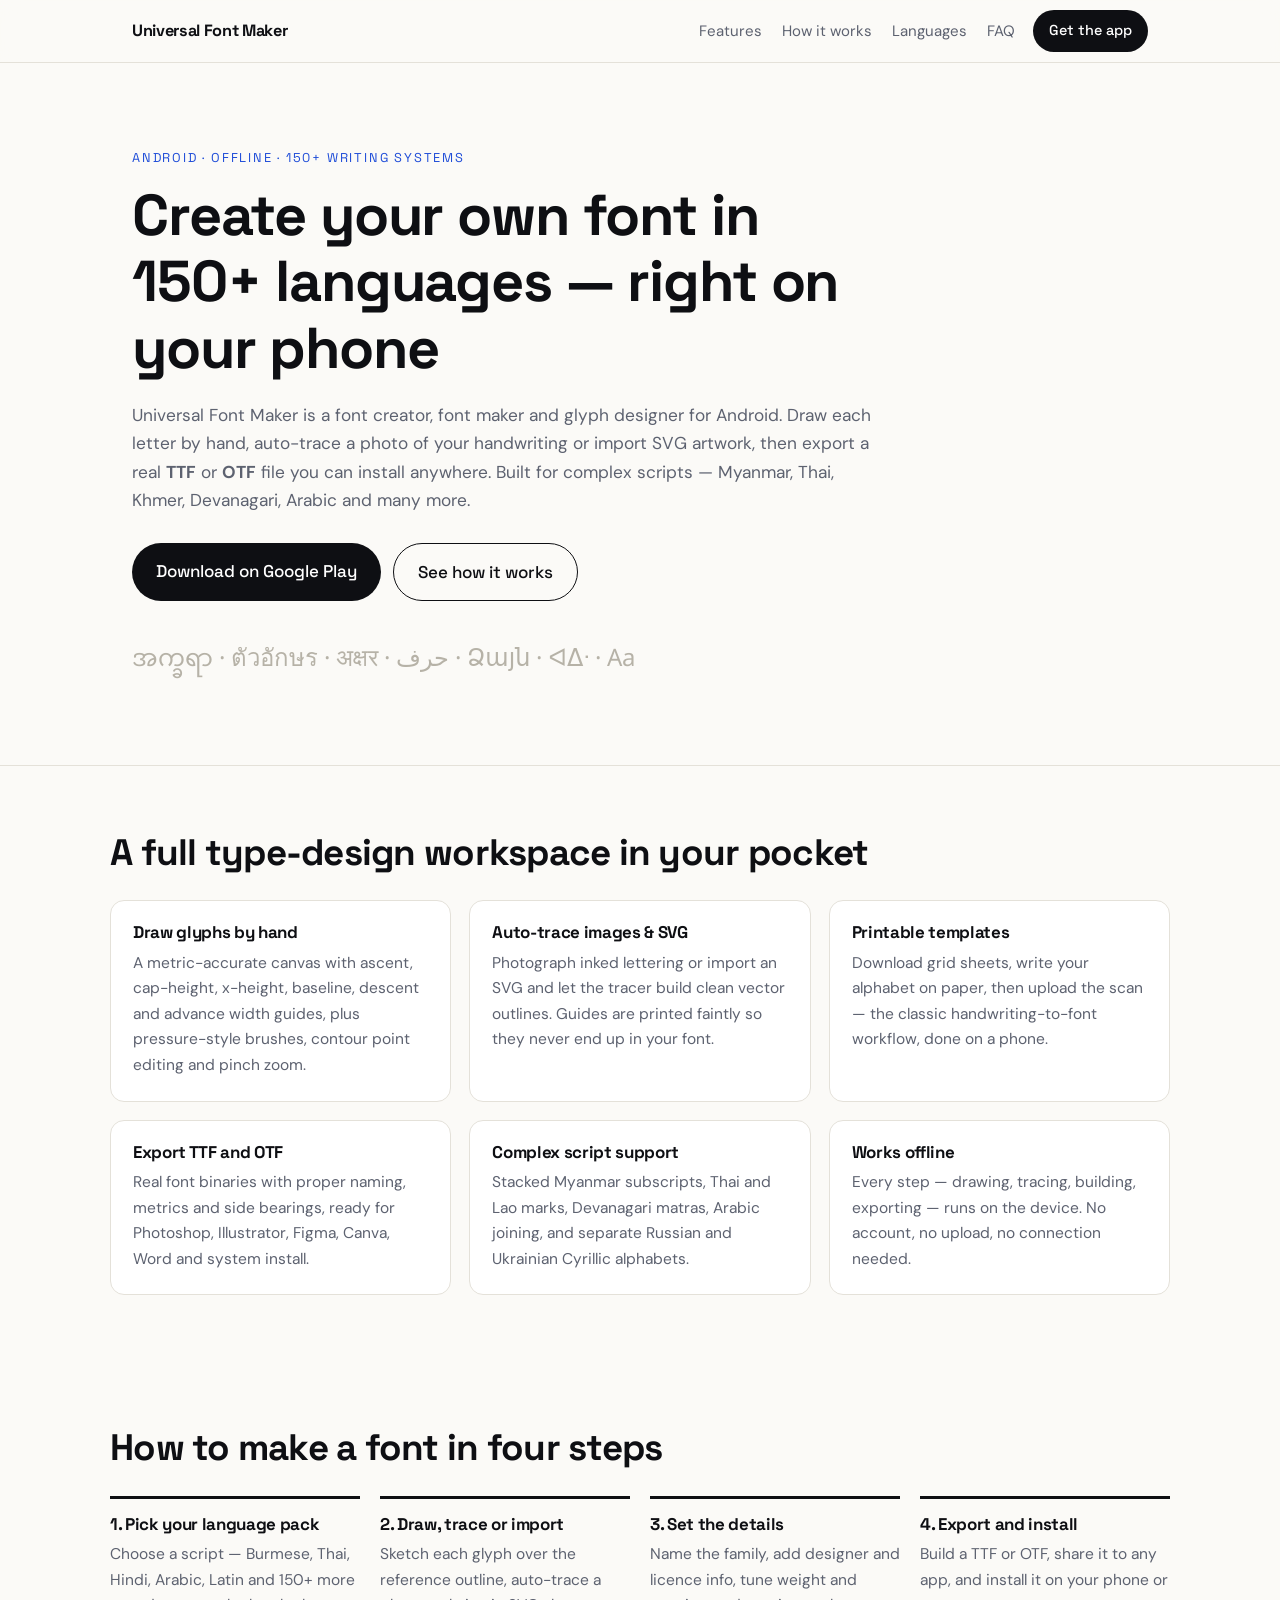
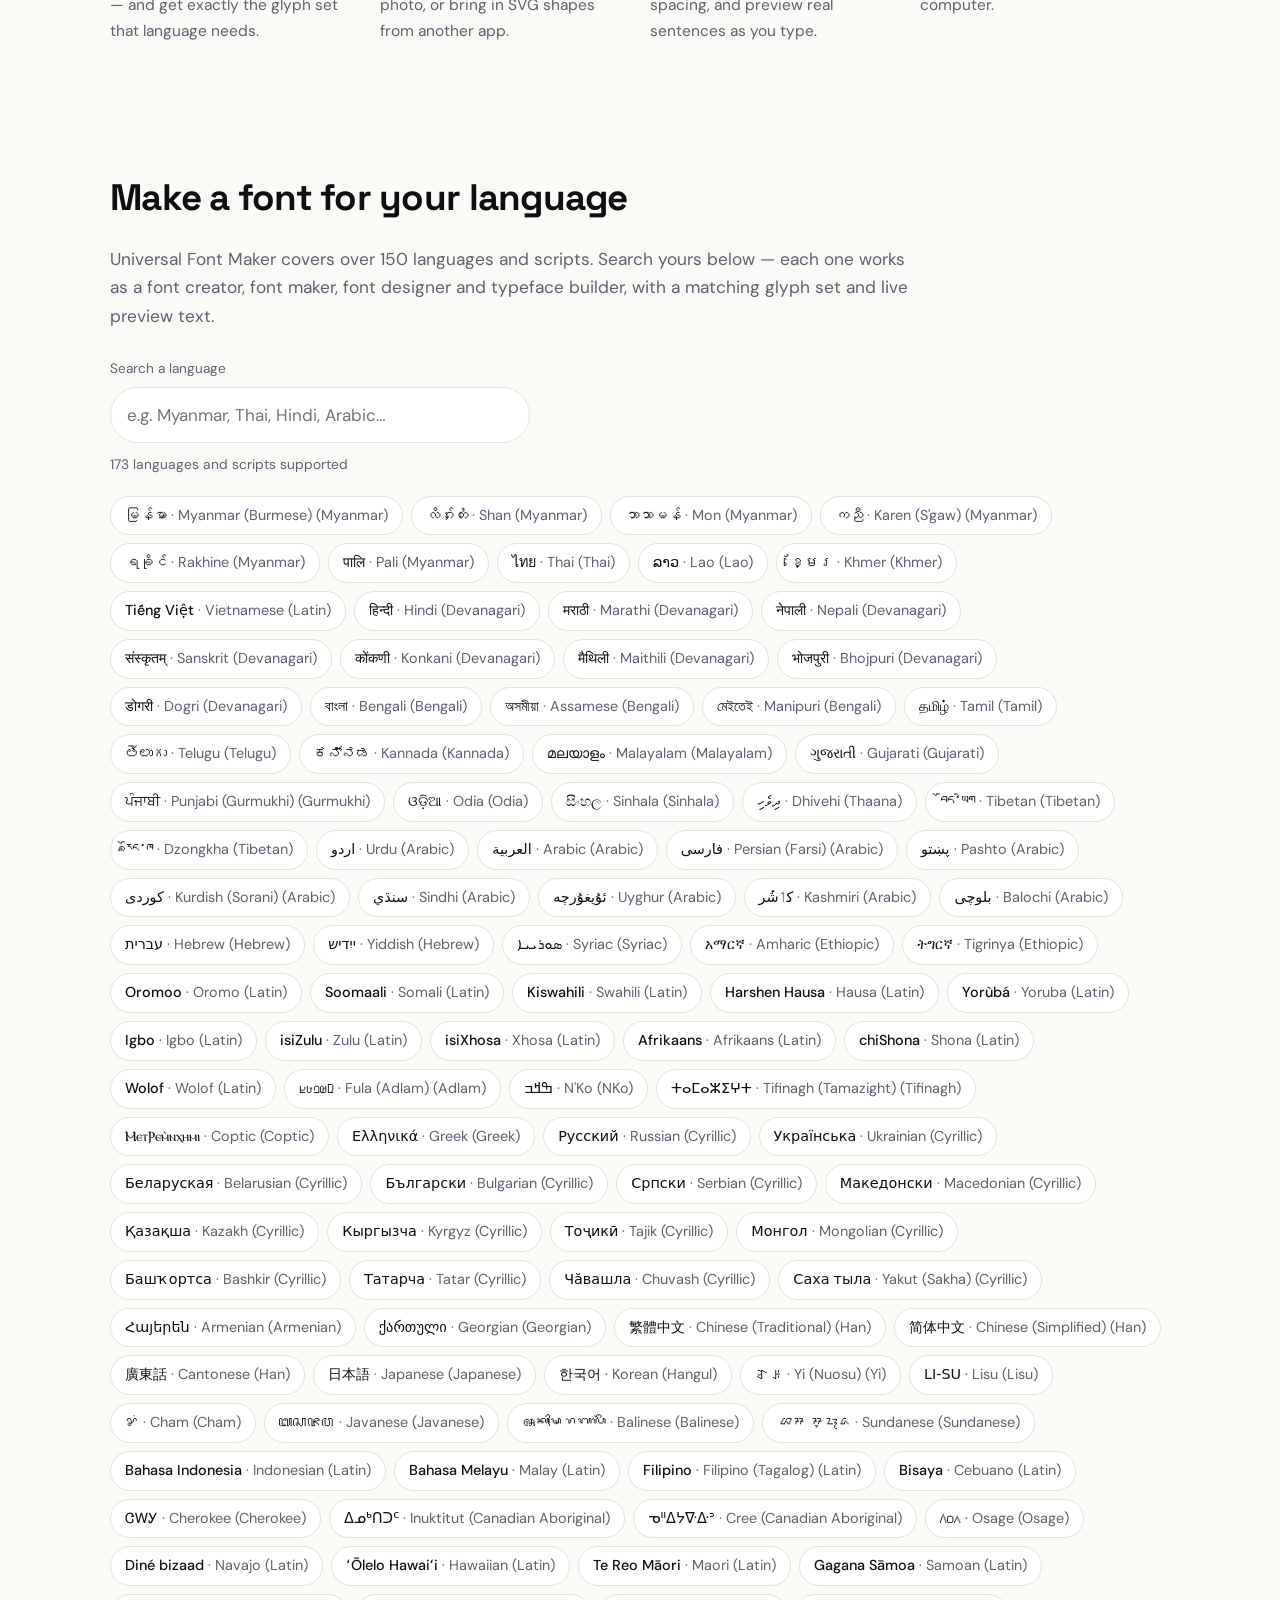
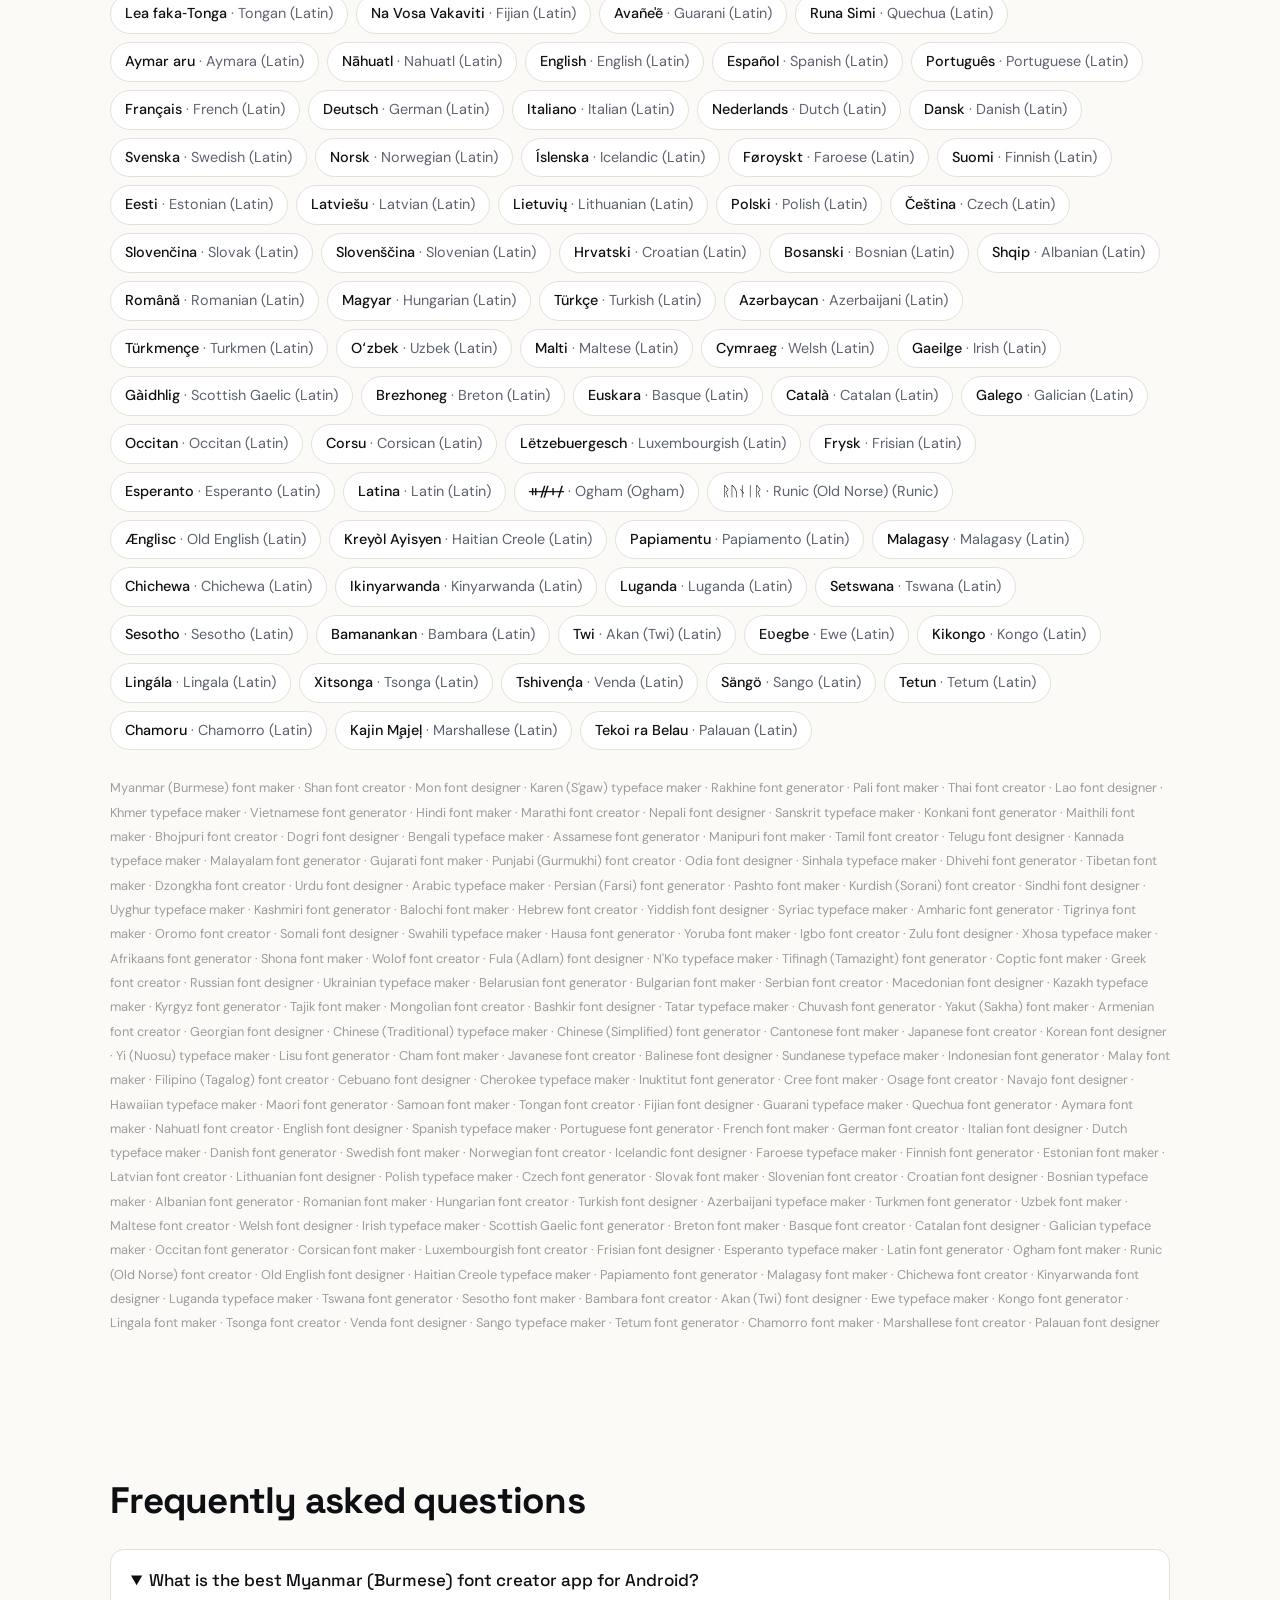
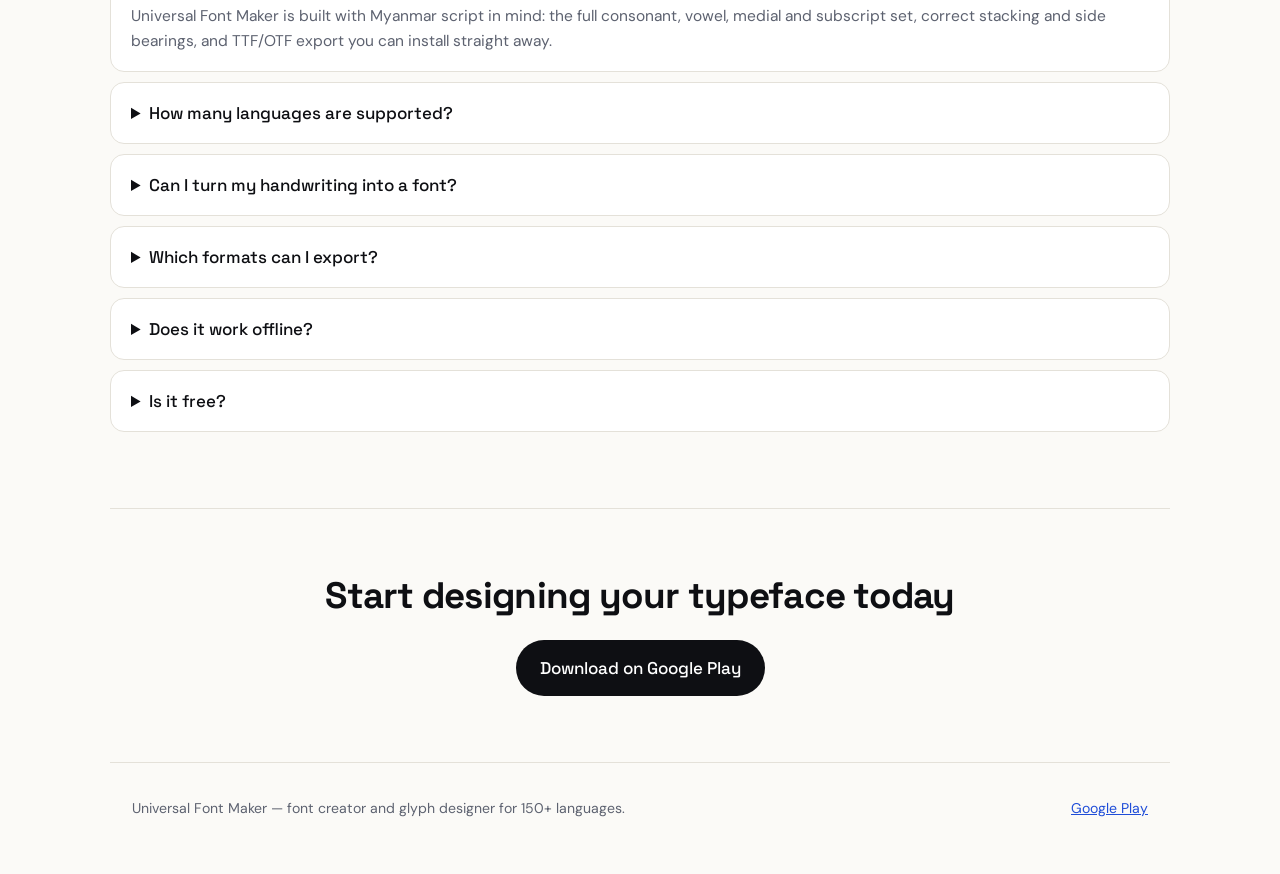
<file: index.html>
<!DOCTYPE html>
<html lang="en">
<head>
<meta charset="utf-8" />
<meta name="viewport" content="width=device-width, initial-scale=1" />
<title>Universal Font Maker — Create Fonts in 150+ Languages on Android</title>
<meta name="description" content="Universal Font Maker is an Android font creator for 150+ languages and scripts. Draw or trace glyphs by hand, auto-trace images and SVGs, then export real TTF and OTF font files offline." />
<link rel="canonical" href="https://universalfontmaker.github.io/" />
<meta name="robots" content="index, follow, max-image-preview:large, max-snippet:-1" />
<meta name="keywords" content="font maker, font creator, font designer app, Myanmar font creator, Burmese font maker, Zawgyi Unicode font designer, Thai font maker, Hindi font creator, Arabic font designer, TTF maker, OTF creator, handwriting to font, Android font app" />

<meta property="og:type" content="website" />
<meta property="og:site_name" content="Universal Font Maker" />
<meta property="og:title" content="Universal Font Maker — Create Fonts in 150+ Languages on Android" />
<meta property="og:description" content="Draw, trace or import glyphs and export real TTF and OTF fonts. Supports Myanmar, Thai, Hindi, Arabic, Chinese and 150+ more scripts. Works offline." />
<meta property="og:url" content="https://universalfontmaker.github.io/" />
<meta name="twitter:card" content="summary_large_image" />
<meta name="twitter:title" content="Universal Font Maker — Create Fonts in 150+ Languages" />
<meta name="twitter:description" content="Android font creator for 150+ languages. Draw glyphs, auto-trace artwork, export TTF and OTF offline." />

<link rel="preconnect" href="https://fonts.googleapis.com" />
<link rel="preconnect" href="https://fonts.gstatic.com" crossorigin />
<link href="https://fonts.googleapis.com/css2?family=Space+Grotesk:wght@500;700&family=DM+Sans:wght@400;500&family=Noto+Sans+Myanmar:wght@400;700&display=swap" rel="stylesheet" />
<link rel="stylesheet" href="styles.css" />

<script type="application/ld+json">
{
  "@context": "https://schema.org",
  "@graph": [
    {
      "@type": "SoftwareApplication",
      "name": "Universal Font Maker",
      "alternateName": ["Font Maker", "Font Creator", "Myanmar Font Creator"],
      "operatingSystem": "Android",
      "applicationCategory": "DesignApplication",
      "url": "https://universalfontmaker.github.io/",
      "installUrl": "https://play.google.com/store/apps/details?id=com.cstmpj.two",
      "downloadUrl": "https://play.google.com/store/apps/details?id=com.cstmpj.two",
      "description": "Android app to design and build fonts for 150+ languages and scripts. Draw glyphs by hand, auto-trace images or SVG artwork, and export TTF and OTF font files offline.",
      "featureList": [
        "Draw glyphs by hand on a metric-accurate canvas",
        "Auto-trace scanned handwriting, images and SVG files",
        "Printable grid templates for offline drawing",
        "Export TTF and OTF font files",
        "Supports 150+ languages and writing systems",
        "Works fully offline on the device"
      ]
    },
    {
      "@type": "WebSite",
      "name": "Universal Font Maker",
      "url": "https://universalfontmaker.github.io/",
      "inLanguage": "en"
    },
    {
      "@type": "FAQPage",
      "mainEntity": [
        {
          "@type": "Question",
          "name": "What is the best Myanmar (Burmese) font creator app for Android?",
          "acceptedAnswer": {
            "@type": "Answer",
            "text": "Universal Font Maker is an Android font creator built with Myanmar script in mind. It includes the full Burmese consonant, vowel, medial and subscript set with correct stacking, and exports ready-to-install TTF and OTF files."
          }
        },
        {
          "@type": "Question",
          "name": "How many languages does Universal Font Maker support?",
          "acceptedAnswer": {
            "@type": "Answer",
            "text": "More than 150 languages and writing systems, including Myanmar, Thai, Lao, Khmer, Hindi, Bengali, Tamil, Telugu, Kannada, Malayalam, Gujarati, Punjabi, Sinhala, Arabic, Hebrew, Greek, Cyrillic (Russian and Ukrainian as separate alphabets), Armenian, Georgian, Amharic, Chinese, Japanese, Korean and the full Latin set."
          }
        },
        {
          "@type": "Question",
          "name": "Can I turn my handwriting into a font?",
          "acceptedAnswer": {
            "@type": "Answer",
            "text": "Yes. Print a grid template, write each letter by hand, photograph or scan the sheet, then import it. The auto-tracer converts the strokes into vector outlines you can refine before exporting a font file."
          }
        },
        {
          "@type": "Question",
          "name": "What file formats can I export?",
          "acceptedAnswer": {
            "@type": "Answer",
            "text": "TTF and OTF font files, which install on Android, Windows, macOS and Linux and work in design software such as Photoshop, Illustrator, Figma, Canva and Microsoft Word."
          }
        },
        {
          "@type": "Question",
          "name": "Does it need an internet connection?",
          "acceptedAnswer": {
            "@type": "Answer",
            "text": "No. Drawing, tracing and font building all run on the device, so you can create and export fonts fully offline."
          }
        },
        {
          "@type": "Question",
          "name": "Is Universal Font Maker free?",
          "acceptedAnswer": {
            "@type": "Answer",
            "text": "The app is free to download from Google Play and includes the drawing, tracing and export workflow. Some advanced tools are offered as an optional upgrade inside the app."
          }
        }
      ]
    }
  ]
}
</script>
</head>
<body>
<a class="skip" href="#main">Skip to content</a>

<header class="nav">
  <div class="wrap nav-in">
    <span class="brand">Universal&nbsp;Font&nbsp;Maker</span>
    <nav aria-label="Primary">
      <a href="#features">Features</a>
      <a href="#how">How it works</a>
      <a href="#languages">Languages</a>
      <a href="#faq">FAQ</a>
    </nav>
    <a class="btn btn-sm" href="https://play.google.com/store/apps/details?id=com.cstmpj.two" rel="noopener">Get the app</a>
  </div>
</header>

<main id="main">

  <section class="hero">
    <div class="wrap">
      <p class="eyebrow">Android · Offline · 150+ writing systems</p>
      <h1>Create your own font in 150+ languages — right on your phone</h1>
      <p class="lede">
        Universal Font Maker is a font creator, font maker and glyph designer for Android.
        Draw each letter by hand, auto-trace a photo of your handwriting or import SVG artwork,
        then export a real <strong>TTF</strong> or <strong>OTF</strong> file you can install anywhere.
        Built for complex scripts — Myanmar, Thai, Khmer, Devanagari, Arabic and many more.
      </p>
      <div class="cta">
        <a class="btn" href="https://play.google.com/store/apps/details?id=com.cstmpj.two" rel="noopener">Download on Google Play</a>
        <a class="btn btn-ghost" href="#how">See how it works</a>
      </div>
      <p class="sample" aria-hidden="true">အက္ခရာ · ตัวอักษร · अक्षर · حرف · Ձայն · ᐊᐃᐧ · Aa</p>
    </div>
  </section>

  <section id="features" class="wrap block">
    <h2>A full type-design workspace in your pocket</h2>
    <ul class="grid">
      <li><h3>Draw glyphs by hand</h3><p>A metric-accurate canvas with ascent, cap-height, x-height, baseline, descent and advance width guides, plus pressure-style brushes, contour point editing and pinch zoom.</p></li>
      <li><h3>Auto-trace images &amp; SVG</h3><p>Photograph inked lettering or import an SVG and let the tracer build clean vector outlines. Guides are printed faintly so they never end up in your font.</p></li>
      <li><h3>Printable templates</h3><p>Download grid sheets, write your alphabet on paper, then upload the scan — the classic handwriting-to-font workflow, done on a phone.</p></li>
      <li><h3>Export TTF and OTF</h3><p>Real font binaries with proper naming, metrics and side bearings, ready for Photoshop, Illustrator, Figma, Canva, Word and system install.</p></li>
      <li><h3>Complex script support</h3><p>Stacked Myanmar subscripts, Thai and Lao marks, Devanagari matras, Arabic joining, and separate Russian and Ukrainian Cyrillic alphabets.</p></li>
      <li><h3>Works offline</h3><p>Every step — drawing, tracing, building, exporting — runs on the device. No account, no upload, no connection needed.</p></li>
    </ul>
  </section>

  <section id="how" class="wrap block">
    <h2>How to make a font in four steps</h2>
    <ol class="steps">
      <li><h3>1. Pick your language pack</h3><p>Choose a script — Burmese, Thai, Hindi, Arabic, Latin and 150+ more — and get exactly the glyph set that language needs.</p></li>
      <li><h3>2. Draw, trace or import</h3><p>Sketch each glyph over the reference outline, auto-trace a photo, or bring in SVG shapes from another app.</p></li>
      <li><h3>3. Set the details</h3><p>Name the family, add designer and licence info, tune weight and spacing, and preview real sentences as you type.</p></li>
      <li><h3>4. Export and install</h3><p>Build a TTF or OTF, share it to any app, and install it on your phone or computer.</p></li>
    </ol>
  </section>

  <section id="languages" class="wrap block">
    <h2>Make a font for your language</h2>
    <p class="lede narrow">
      Universal Font Maker covers over 150 languages and scripts. Search yours below —
      each one works as a font creator, font maker, font designer and typeface builder,
      with a matching glyph set and live preview text.
    </p>
    <div class="search">
      <label for="langSearch">Search a language</label>
      <input id="langSearch" type="search" placeholder="e.g. Myanmar, Thai, Hindi, Arabic…" autocomplete="off" />
      <p id="langCount" class="count" role="status"></p>
    </div>
    <ul id="langList" class="chips"></ul>
    <p id="langPhrases" class="phrases"></p>
  </section>

  <section id="faq" class="wrap block">
    <h2>Frequently asked questions</h2>
    <div class="faq">
      <details open><summary>What is the best Myanmar (Burmese) font creator app for Android?</summary><p>Universal Font Maker is built with Myanmar script in mind: the full consonant, vowel, medial and subscript set, correct stacking and side bearings, and TTF/OTF export you can install straight away.</p></details>
      <details><summary>How many languages are supported?</summary><p>More than 150, including Myanmar, Thai, Lao, Khmer, Hindi, Bengali, Tamil, Telugu, Kannada, Malayalam, Gujarati, Punjabi, Sinhala, Arabic, Hebrew, Greek, Russian, Ukrainian, Armenian, Georgian, Amharic, Chinese, Japanese, Korean and Latin.</p></details>
      <details><summary>Can I turn my handwriting into a font?</summary><p>Yes. Print a grid template, write the letters, photograph the sheet and import it — the auto-tracer turns your strokes into vector outlines.</p></details>
      <details><summary>Which formats can I export?</summary><p>TTF and OTF, which work on Android, Windows, macOS and Linux and in design tools like Photoshop, Illustrator, Figma, Canva and Word.</p></details>
      <details><summary>Does it work offline?</summary><p>Yes — drawing, tracing and font building all happen on the device.</p></details>
      <details><summary>Is it free?</summary><p>Free to download on Google Play, with an optional in-app upgrade for advanced tools.</p></details>
    </div>
  </section>

  <section class="wrap block final">
    <h2>Start designing your typeface today</h2>
    <a class="btn" href="https://play.google.com/store/apps/details?id=com.cstmpj.two" rel="noopener">Download on Google Play</a>
  </section>

</main>

<footer class="wrap foot">
  <p>Universal Font Maker — font creator and glyph designer for 150+ languages.</p>
  <p><a href="https://play.google.com/store/apps/details?id=com.cstmpj.two" rel="noopener">Google Play</a></p>
</footer>

<script src="script.js" defer></script>
</body>
</html>
</file>
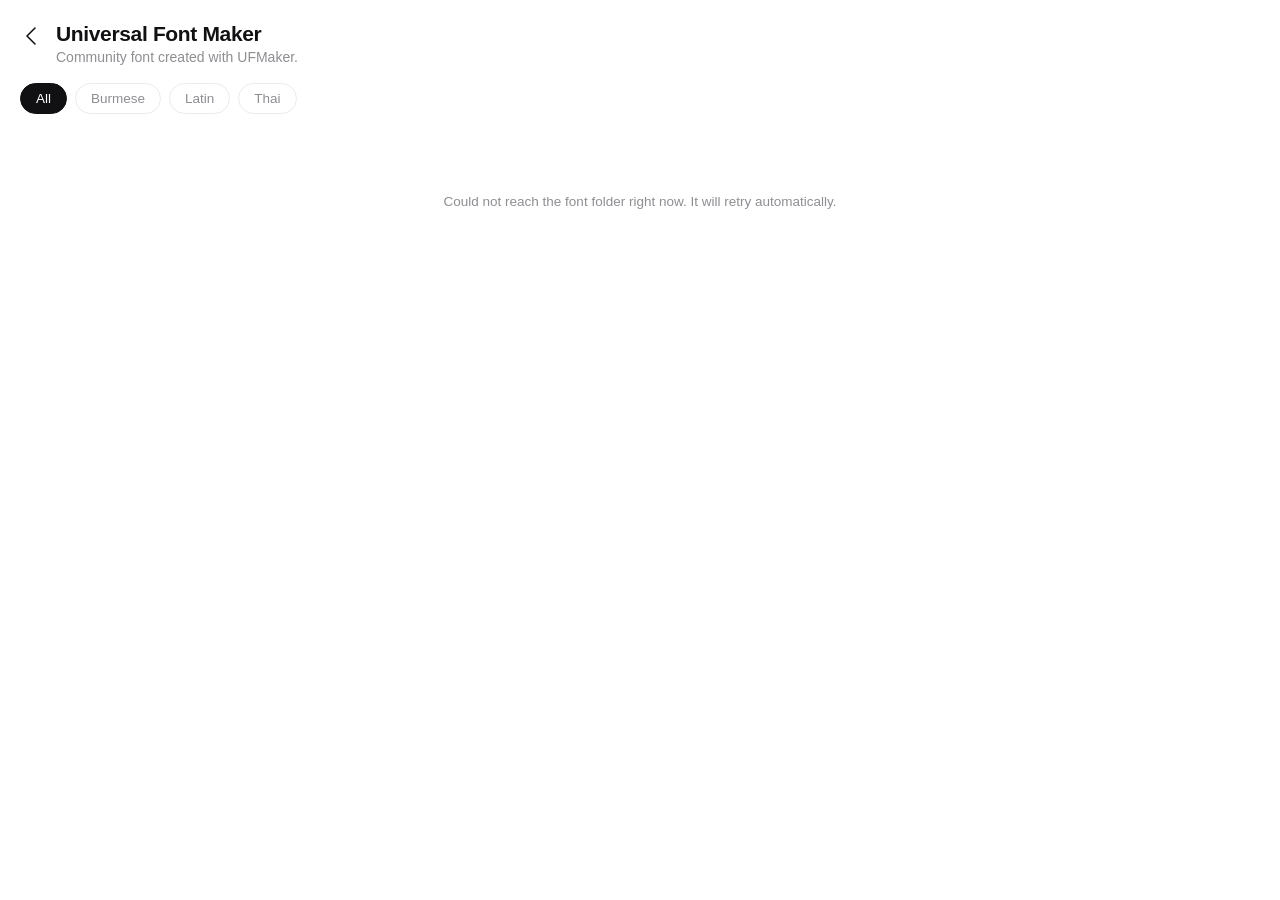
<file: public_gallery/index.html>
<!DOCTYPE html>
<html lang="en">
  <head>
    <meta charset="utf-8" />
    <meta name="viewport" content="width=device-width, initial-scale=1, viewport-fit=cover" />
    <title>Universal Font Maker — Community Fonts</title>
    <meta name="description" content="Community fonts created with UFMaker. Preview, inspect metadata and download Burmese, Latin and Thai fonts." />
    <link rel="stylesheet" href="./styles.css" />
  </head>
  <body>
    <header class="topbar">
      <a class="back" href="https://play.google.com/store/apps/details?id=com.cstmpj.two" aria-label="Open Universal Font Maker on Google Play">
        <svg viewBox="0 0 24 24" width="24" height="24" aria-hidden="true">
          <path d="M15 4 L7 12 L15 20" fill="none" stroke="currentColor" stroke-width="1.6" stroke-linecap="round" stroke-linejoin="round"/>
        </svg>
      </a>
      <div class="titles">
        <h1>Universal Font Maker</h1>
        <p>Community font created with UFMaker.</p>
      </div>
    </header>


    <nav class="chips" id="chips" aria-label="Filter by language">
      <button class="chip is-active" data-lang="all" type="button">All</button>
      <button class="chip" data-lang="Burmese" type="button">Burmese</button>
      <button class="chip" data-lang="Latin" type="button">Latin</button>
      <button class="chip" data-lang="Thai" type="button">Thai</button>
    </nav>

    <main id="list" class="list"></main>

    <!-- Action sheet -->
    <div class="overlay" id="overlay" hidden>
      <div class="sheet" id="sheet-actions" hidden>
        <div class="sheet-group">
          <div class="sheet-head">
            <div class="sheet-title" id="as-title"></div>
            <div class="sheet-sub" id="as-sub"></div>
          </div>
          <button class="sheet-btn" data-act="preview" type="button">Preview</button>
          <button class="sheet-btn" data-act="download" type="button">Download</button>
          <button class="sheet-btn" data-act="metadata" type="button">Metadata</button>
          <button class="sheet-btn" data-act="copy" type="button">Copy link</button>
        </div>
        <button class="sheet-cancel" data-act="close" type="button">Cancel</button>
      </div>

      <div class="sheet" id="sheet-preview" hidden>
        <div class="sheet-group pad">
          <div class="sheet-head">
            <div class="sheet-title" id="pv-title"></div>
            <div class="sheet-sub">Type your own text and drag the slider to resize</div>
          </div>
          <input class="pv-input" id="pv-input" type="text" />
          <div class="pv-stage" id="pv-stage"></div>
          <div class="pv-slider">
            <input id="pv-range" type="range" min="12" max="96" value="32" aria-label="Font size" />
            <span id="pv-size">32px</span>
          </div>
        </div>
        <button class="sheet-cancel" data-act="close" type="button">Close</button>
      </div>

      <div class="sheet" id="sheet-meta" hidden>
        <div class="sheet-group pad">
          <div class="sheet-head">
            <div class="sheet-title">Font metadata</div>
            <div class="sheet-sub" id="mt-file"></div>
          </div>
          <div class="meta-table" id="mt-table"></div>
        </div>
        <button class="sheet-cancel" data-act="close" type="button">Close</button>
      </div>
    </div>

    <div class="toast" id="toast" hidden></div>
    <script src="./app.js"></script>
  </body>
</html>
</file>
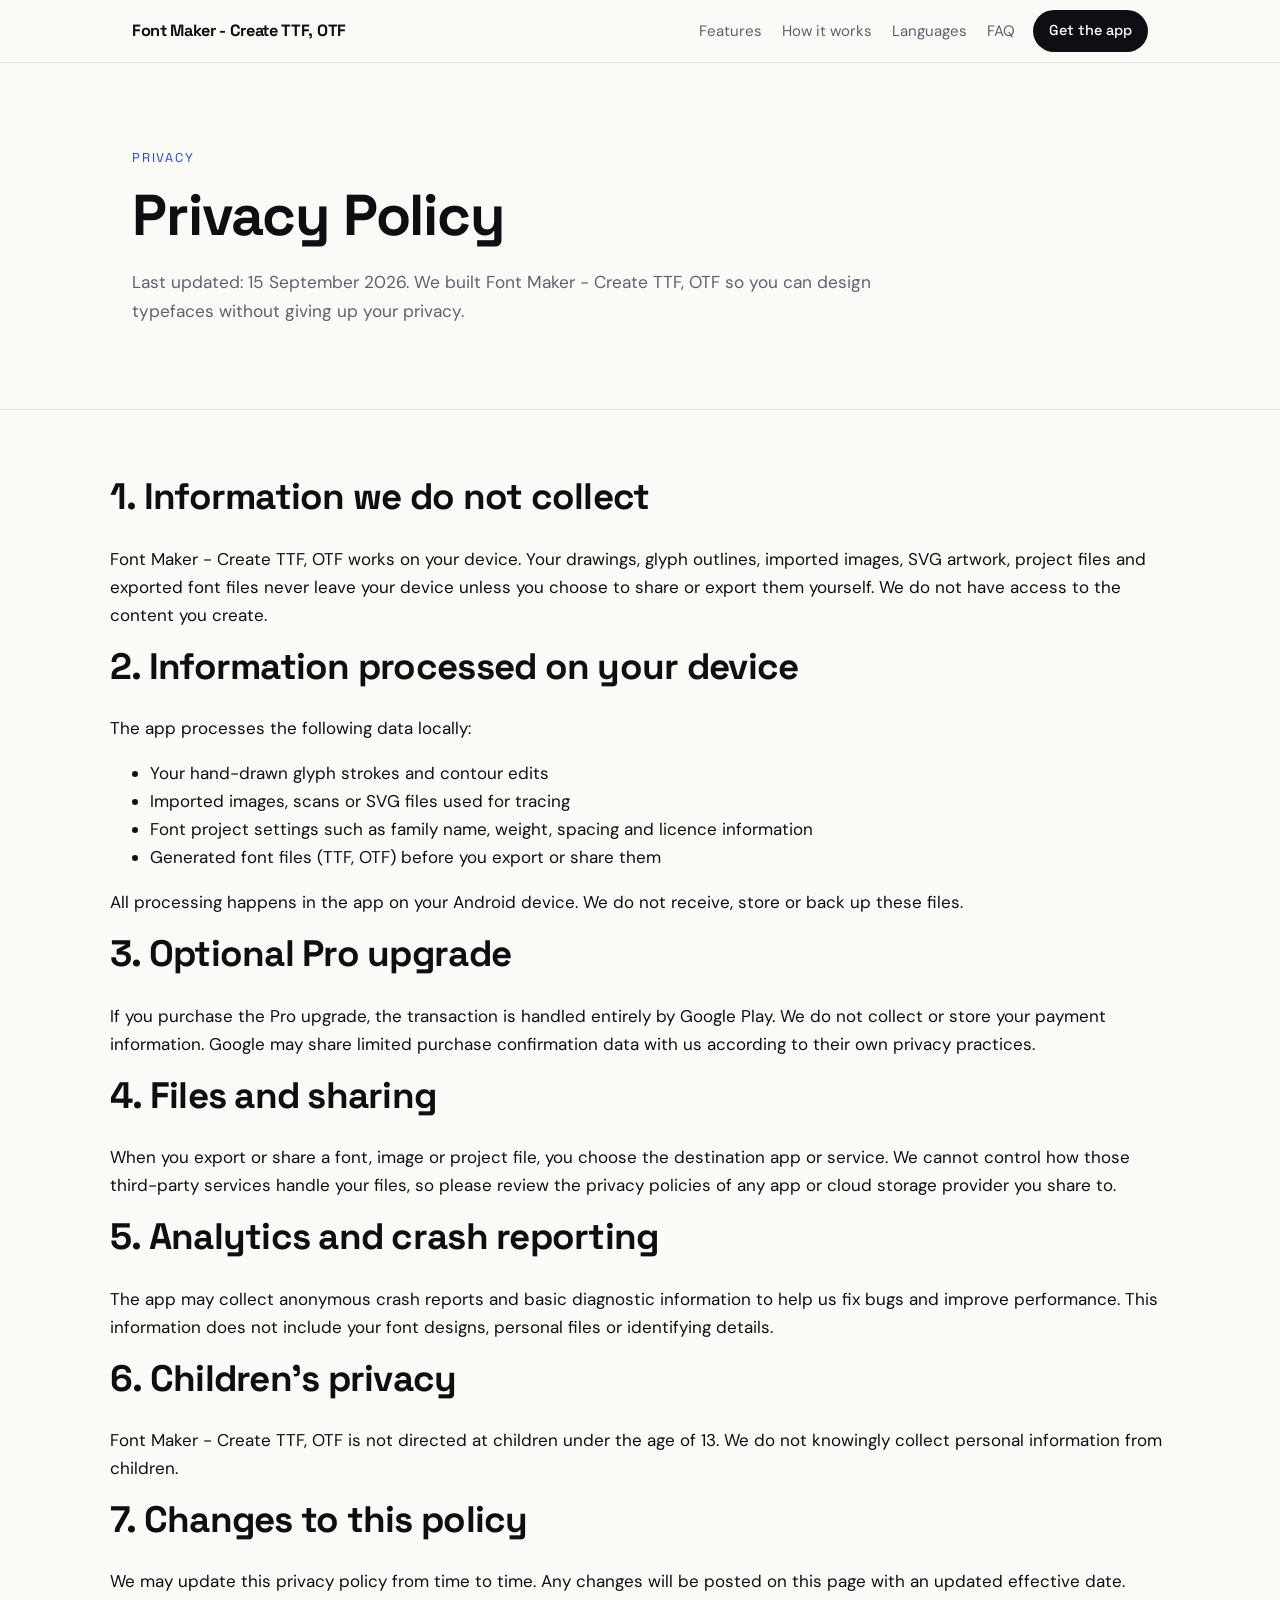
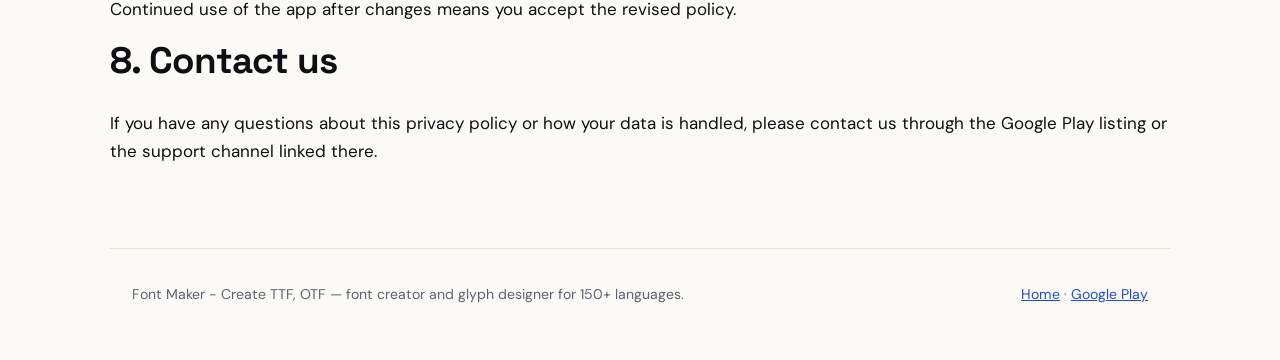
<file: privacy_policy.html>
<!DOCTYPE html>
<html lang="en">
<head>
<meta charset="utf-8" />
<meta name="viewport" content="width=device-width, initial-scale=1" />
<title>Privacy Policy · Font Maker - Create TTF, OTF</title>
<meta name="description" content="Privacy policy for Font Maker - Create TTF, OTF: your font projects, drawings and imported artwork stay on your device. We do not collect or upload your creative content." />
<link rel="canonical" href="https://universalfontmaker.github.io/privacy.html" />
<meta name="robots" content="index, follow, max-image-preview:large, max-snippet:-1" />

<meta property="og:type" content="website" />
<meta property="og:site_name" content="Font Maker - Create TTF, OTF" />
<meta property="og:title" content="Privacy Policy · Font Maker - Create TTF, OTF" />
<meta property="og:description" content="Privacy policy for Font Maker: your font projects, drawings and imported artwork stay on your device." />
<meta property="og:url" content="https://universalfontmaker.github.io/privacy.html" />
<meta name="twitter:card" content="summary" />
<meta name="twitter:title" content="Privacy Policy · Font Maker - Create TTF, OTF" />
<meta name="twitter:description" content="Your font projects, drawings and imported artwork stay on your device." />

<link rel="preconnect" href="https://fonts.googleapis.com" />
<link rel="preconnect" href="https://fonts.gstatic.com" crossorigin />
<link href="https://fonts.googleapis.com/css2?family=Space+Grotesk:wght@500;700&family=DM+Sans:wght@400;500&display=swap" rel="stylesheet" />
<link rel="stylesheet" href="./styles.css" />

<script type="application/ld+json">
{
  "@context": "https://schema.org",
  "@type": "WebPage",
  "name": "Privacy Policy · Font Maker - Create TTF, OTF",
  "url": "https://universalfontmaker.github.io/privacy.html",
  "description": "Privacy policy for Font Maker - Create TTF, OTF: your font projects, drawings and imported artwork stay on your device."
}
</script>
</head>
<body>
<a class="skip" href="#main">Skip to content</a>

<header class="nav">
  <div class="wrap nav-in">
    <span class="brand">Font&nbsp;Maker&nbsp;-&nbsp;Create&nbsp;TTF,&nbsp;OTF</span>
    <nav aria-label="Primary">
      <a href="./index.html#features">Features</a>
      <a href="./index.html#how">How it works</a>
      <a href="./index.html#languages">Languages</a>
      <a href="./index.html#faq">FAQ</a>
    </nav>
    <a class="btn btn-sm" href="https://play.google.com/store/apps/details?id=com.cstmpj.two" rel="noopener">Get the app</a>
  </div>
</header>

<main id="main">
  <section class="hero">
    <div class="wrap">
      <p class="eyebrow">Privacy</p>
      <h1>Privacy Policy</h1>
      <p class="lede">Last updated: 15 September 2026. We built Font Maker - Create TTF, OTF so you can design typefaces without giving up your privacy.</p>
    </div>
  </section>

  <section class="wrap block legal">
    <h2>1. Information we do not collect</h2>
    <p>Font Maker - Create TTF, OTF works on your device. Your drawings, glyph outlines, imported images, SVG artwork, project files and exported font files never leave your device unless you choose to share or export them yourself. We do not have access to the content you create.</p>

    <h2>2. Information processed on your device</h2>
    <p>The app processes the following data locally:</p>
    <ul>
      <li>Your hand-drawn glyph strokes and contour edits</li>
      <li>Imported images, scans or SVG files used for tracing</li>
      <li>Font project settings such as family name, weight, spacing and licence information</li>
      <li>Generated font files (TTF, OTF) before you export or share them</li>
    </ul>
    <p>All processing happens in the app on your Android device. We do not receive, store or back up these files.</p>

    <h2>3. Optional Pro upgrade</h2>
    <p>If you purchase the Pro upgrade, the transaction is handled entirely by Google Play. We do not collect or store your payment information. Google may share limited purchase confirmation data with us according to their own privacy practices.</p>

    <h2>4. Files and sharing</h2>
    <p>When you export or share a font, image or project file, you choose the destination app or service. We cannot control how those third-party services handle your files, so please review the privacy policies of any app or cloud storage provider you share to.</p>

    <h2>5. Analytics and crash reporting</h2>
    <p>The app may collect anonymous crash reports and basic diagnostic information to help us fix bugs and improve performance. This information does not include your font designs, personal files or identifying details.</p>

    <h2>6. Children's privacy</h2>
    <p>Font Maker - Create TTF, OTF is not directed at children under the age of 13. We do not knowingly collect personal information from children.</p>

    <h2>7. Changes to this policy</h2>
    <p>We may update this privacy policy from time to time. Any changes will be posted on this page with an updated effective date. Continued use of the app after changes means you accept the revised policy.</p>

    <h2>8. Contact us</h2>
    <p>If you have any questions about this privacy policy or how your data is handled, please contact us through the Google Play listing or the support channel linked there.</p>
  </section>
</main>

<footer class="wrap foot">
  <p>Font Maker - Create TTF, OTF — font creator and glyph designer for 150+ languages.</p>
  <p><a href="./index.html">Home</a> · <a href="https://play.google.com/store/apps/details?id=com.cstmpj.two" rel="noopener">Google Play</a></p>
</footer>
</body>
</html>
</file>
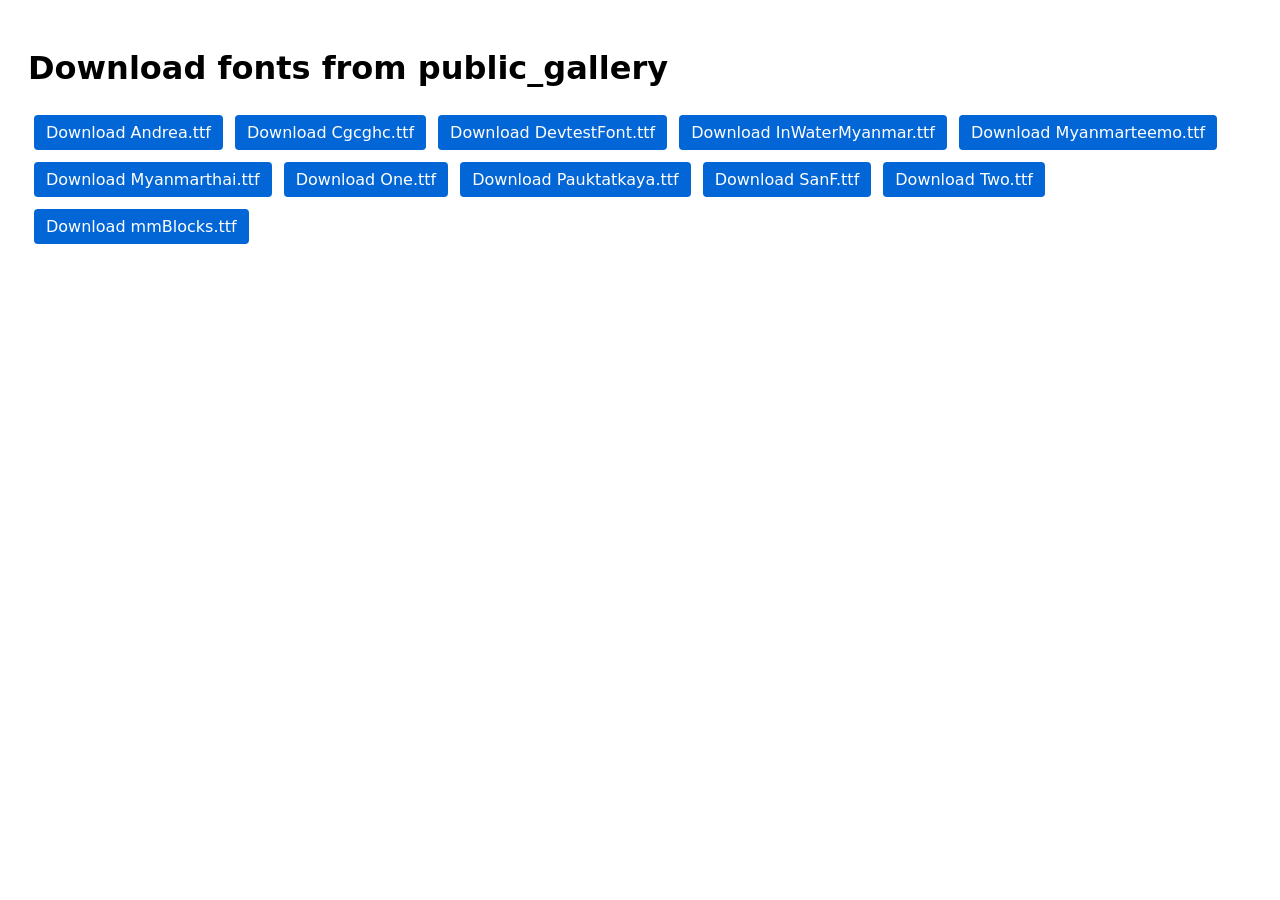
<file: public_gallery/download-buttons.html>
<!doctype html>
<html>
<head>
  <meta charset="utf-8">
  <meta name="viewport" content="width=device-width,initial-scale=1">
  <title>Font download buttons</title>
  <style>
    .btn { display:inline-block; margin:6px; padding:8px 12px; background:#0366d6; color:#fff; text-decoration:none; border-radius:4px; }
    body { font-family: system-ui, -apple-system, "Segoe UI", Roboto, "Helvetica Neue", Arial; padding:20px; }
  </style>
</head>
<body>
  <h1>Download fonts from public_gallery</h1>
  <div id="fonts"></div>

  <script>
    const owner = 'universalfontmaker';
    const repo  = 'universalfontmaker.github.io';
    const branch = 'main'; // change if your default branch is different

    const files = [
      'Andrea.ttf',
      'Cgcghc.ttf',
      'DevtestFont.ttf',
      'InWaterMyanmar.ttf',
      'Myanmarteemo.ttf',
      'Myanmarthai.ttf',
      'One.ttf',
      'Pauktatkaya.ttf',
      'SanF.ttf',
      'Two.ttf',
      'mmBlocks.ttf'
    ];

    const container = document.getElementById('fonts');

    files.forEach(name => {
      const url = `https://raw.githubusercontent.com/${owner}/${repo}/${branch}/public_gallery/${encodeURIComponent(name)}`;
      const a = document.createElement('a');
      a.href = url;
      a.className = 'btn';
      a.textContent = `Download ${name}`;
      a.setAttribute('download', name); // hint to browser to download
      a.setAttribute('rel', 'noopener noreferrer');
      container.appendChild(a);
    });
  </script>
</body>
</html>
</file>
<file: styles.css>
:root {
  --ink: #0e0f13;
  --paper: #fbfaf7;
  --muted: #5d6270;
  --line: #e4e1d9;
  --accent: #1f4dd8;
  --accent-soft: #eef1fd;
  --radius: 14px;
  --head: "Space Grotesk", system-ui, sans-serif;
  --body: "DM Sans", system-ui, sans-serif;
}

* { box-sizing: border-box; }

html { scroll-behavior: smooth; }

body {
  margin: 0;
  background: var(--paper);
  color: var(--ink);
  font-family: var(--body);
  font-size: 17px;
  line-height: 1.65;
  -webkit-font-smoothing: antialiased;
}

h1, h2, h3, .brand { font-family: var(--head); line-height: 1.15; letter-spacing: -0.02em; }

a { color: var(--accent); }

.wrap { width: 100%; max-width: 1060px; margin: 0 auto; padding: 0 22px; }

.skip {
  position: absolute; left: -9999px; top: 0; background: var(--ink); color: #fff;
  padding: 10px 16px; z-index: 20;
}
.skip:focus { left: 12px; top: 12px; }

/* nav */
.nav {
  position: sticky; top: 0; z-index: 10;
  background: rgba(251, 250, 247, 0.9);
  backdrop-filter: blur(10px);
  border-bottom: 1px solid var(--line);
}
.nav-in { display: flex; align-items: center; gap: 18px; min-height: 62px; }
.brand { font-weight: 700; font-size: 1.02rem; }
.nav nav { margin-left: auto; display: flex; gap: 20px; }
.nav nav a { color: var(--muted); text-decoration: none; font-size: 0.94rem; }
.nav nav a:hover { color: var(--ink); }

/* buttons */
.btn {
  display: inline-block; background: var(--ink); color: #fff; text-decoration: none;
  padding: 14px 24px; border-radius: 999px; font-weight: 500; font-family: var(--head);
}
.btn:hover { background: var(--accent); }
.btn-sm { padding: 9px 16px; font-size: 0.9rem; }
.btn-ghost { background: transparent; color: var(--ink); border: 1px solid var(--ink); }
.btn-ghost:hover { background: var(--accent-soft); color: var(--ink); border-color: var(--accent); }

/* hero */
.hero { padding: 84px 0 56px; border-bottom: 1px solid var(--line); }
.eyebrow {
  margin: 0 0 14px; font-family: var(--head); font-size: 0.8rem;
  letter-spacing: 0.14em; text-transform: uppercase; color: var(--accent);
}
.hero h1 { margin: 0 0 20px; font-size: clamp(2.1rem, 6vw, 3.6rem); max-width: 20ch; }
.lede { color: var(--muted); font-size: 1.08rem; max-width: 62ch; margin: 0 0 28px; }
.lede.narrow { max-width: 68ch; }
.cta { display: flex; flex-wrap: wrap; gap: 12px; }
.sample {
  margin-top: 36px; font-family: "Noto Sans Myanmar", var(--body);
  font-size: 1.5rem; color: #b6b2a7; line-height: 2;
}

/* blocks */
.block { padding: 66px 0; }
.block > h2 { font-size: clamp(1.6rem, 4vw, 2.3rem); margin: 0 0 26px; }

.grid, .steps, .chips { list-style: none; padding: 0; }
.grid { display: grid; gap: 18px; grid-template-columns: repeat(auto-fit, minmax(258px, 1fr)); margin: 0; }
.grid li {
  background: #fff; border: 1px solid var(--line); border-radius: var(--radius); padding: 22px;
}
.grid h3, .steps h3 { margin: 0 0 8px; font-size: 1.06rem; }
.grid p, .steps p { margin: 0; color: var(--muted); font-size: 0.97rem; }

.steps { display: grid; gap: 20px; grid-template-columns: repeat(auto-fit, minmax(230px, 1fr)); margin: 0; counter-reset: s; }
.steps li { border-top: 3px solid var(--ink); padding-top: 16px; }

/* language search */
.search { margin: 8px 0 20px; }
.search label { display: block; font-size: 0.85rem; color: var(--muted); margin-bottom: 6px; }
.search input {
  width: 100%; max-width: 420px; padding: 13px 16px; font: inherit;
  border: 1px solid var(--line); border-radius: 999px; background: #fff; color: var(--ink);
}
.search input:focus { outline: 2px solid var(--accent); border-color: var(--accent); }
.count { margin: 10px 0 0; font-size: 0.86rem; color: var(--muted); }

.chips { display: flex; flex-wrap: wrap; gap: 8px; margin: 0; }
.chips li {
  background: #fff; border: 1px solid var(--line); border-radius: 999px;
  padding: 7px 14px; font-size: 0.9rem;
}
.chips li b { font-weight: 500; }
.chips li span { color: var(--muted); }

.phrases {
  margin-top: 26px; font-size: 0.8rem; line-height: 1.9; color: #9c9c9c;
}

/* faq */
.faq details {
  background: #fff; border: 1px solid var(--line); border-radius: var(--radius);
  padding: 16px 20px; margin-bottom: 10px;
}
.faq summary { font-family: var(--head); font-weight: 500; cursor: pointer; }
.faq p { color: var(--muted); margin: 10px 0 0; font-size: 0.97rem; }

.final { text-align: center; border-top: 1px solid var(--line); }
.final h2 { margin-bottom: 22px; }

.foot {
  padding: 34px 22px 54px; color: var(--muted); font-size: 0.88rem;
  border-top: 1px solid var(--line); display: flex; flex-wrap: wrap; gap: 8px 24px;
  justify-content: space-between;
}
.foot p { margin: 0; }

@media (max-width: 720px) {
  .nav nav { display: none; }
  .hero { padding: 56px 0 40px; }
  .block { padding: 48px 0; }
}

@media (prefers-color-scheme: dark) {
  :root {
    --ink: #f4f3ef; --paper: #0e0f13; --muted: #a2a6b3; --line: #262832;
    --accent: #8aa4ff; --accent-soft: #1a1f33;
  }
  .nav { background: rgba(14, 15, 19, 0.9); }
  .btn { background: var(--accent); color: #0e0f13; }
  .btn:hover { background: #fff; }
  .grid li, .faq details, .chips li, .search input { background: #15171d; }
  .sample { color: #3b3e49; }
}
</file>
<file: public_gallery/styles.css>
:root {
  --bg: #ffffff;
  --ink: #111113;
  --sub: #8e8e93;
  --line: #ebebed;
  --tint: #111113;
  --mono: ui-monospace, "SF Mono", "Roboto Mono", Menlo, Consolas, monospace;
  --blue: #0a84e0;
}

* { box-sizing: border-box; -webkit-tap-highlight-color: transparent; }
[hidden] { display: none !important; }

html, body { margin: 0; }

body {
  background: var(--bg);
  color: var(--ink);
  font-family: -apple-system, BlinkMacSystemFont, "Segoe UI", Roboto, "Helvetica Neue", Arial, sans-serif;
  -webkit-font-smoothing: antialiased;
  padding-bottom: 56px;
}

/* Header */
.topbar {
  display: flex;
  align-items: flex-start;
  gap: 12px;
  padding: 22px 20px 18px;
}
.back { color: var(--ink); padding: 2px 0 0; line-height: 0; text-decoration: none; }
.titles h1 { font-size: 21px; font-weight: 600; letter-spacing: -0.35px; margin: 0; }
.titles p { margin: 3px 0 0; font-size: 14px; color: var(--sub); }

/* Filters */
.chips { display: flex; gap: 8px; padding: 0 20px 18px; overflow-x: auto; scrollbar-width: none; }
.chips::-webkit-scrollbar { display: none; }
.chip {
  flex: none;
  border: 1px solid var(--line);
  border-radius: 999px;
  background: none;
  color: var(--sub);
  font-size: 13.5px;
  padding: 7px 15px;
  cursor: pointer;
  transition: color 0.15s, border-color 0.15s;
}
.chip.is-active { color: var(--bg); background: var(--tint); border-color: var(--tint); }

/* List */
.list { display: flex; flex-direction: column; }
.card { padding: 22px 20px; border-top: 1px solid var(--line); }
.card-top { display: flex; align-items: baseline; justify-content: space-between; gap: 12px; }
.card-name { font-size: 15px; font-weight: 500; }
.card-lang { font-size: 10.5px; letter-spacing: 0.8px; color: var(--sub); text-transform: uppercase; }
.sample {
  margin: 16px 0 18px;
  font-size: 9.6px;
  line-height: 1.6;
  max-height: 2.95em;
  overflow: hidden;
}
.card-foot { display: flex; align-items: center; gap: 6px; }
.card-meta {
  flex: 1; min-width: 0;
  font-family: var(--mono);
  font-size: 11px;
  color: var(--sub);
  white-space: nowrap; overflow: hidden; text-overflow: ellipsis;
}
.dl, .kebab {
  display: flex; align-items: center; gap: 6px;
  border: 0; background: none; cursor: pointer;
  color: var(--ink); font-size: 12px; padding: 6px 2px;
}
.kebab { color: var(--sub); padding-left: 10px; }

/* Sheets */
.overlay {
  position: fixed; inset: 0;
  background: rgba(17, 17, 19, 0.28);
  display: flex; flex-direction: column; justify-content: flex-end;
  z-index: 20;
}
.sheet { animation: rise 0.2s ease-out; }
@keyframes rise { from { transform: translateY(14px); opacity: 0.5; } to { transform: none; opacity: 1; } }

.sheet-group {
  background: var(--bg);
  border-radius: 16px 16px 0 0;
  overflow: hidden;
}
.sheet-group.pad { padding: 20px 20px 4px; }
.sheet-head { text-align: center; padding: 20px 20px 14px; }
.sheet-group.pad .sheet-head { padding-top: 0; }
.sheet-title { font-size: 15px; font-weight: 500; }
.sheet-sub { font-size: 13px; color: var(--sub); margin-top: 3px; }

.sheet-btn {
  width: 100%; border: 0; border-top: 1px solid var(--line);
  background: none; color: var(--ink);
  font-size: 15px; padding: 16px 10px; cursor: pointer;
}
.sheet-cancel {
  width: 100%; border: 0; border-top: 1px solid var(--line);
  background: var(--bg); color: var(--sub);
  font-size: 15px; padding: 16px 10px; cursor: pointer;
}

/* Preview */
.pv-input, .pv-stage { width: 100%; background: none; border: 1px solid var(--line); border-radius: 12px; }
.pv-input { padding: 12px 14px; font-size: 14px; color: var(--ink); margin-bottom: 12px; font-family: inherit; }
.pv-input:focus { outline: none; border-color: var(--sub); }
.pv-stage { padding: 16px; min-height: 120px; line-height: 1.5; word-break: break-word; }
.pv-slider { display: flex; align-items: center; gap: 14px; padding: 16px 2px 8px; }
.pv-slider input { flex: 1; accent-color: var(--tint); }
.pv-slider span { font-family: var(--mono); font-size: 11px; color: var(--sub); min-width: 44px; text-align: right; }

/* Metadata */
.meta-table { border: 1px solid var(--line); border-radius: 12px; overflow: hidden; }
.meta-row { display: grid; grid-template-columns: 38% 62%; gap: 10px; padding: 12px 14px; border-top: 1px solid var(--line); }
.meta-row:first-child { border-top: 0; }
.meta-row dt { margin: 0; font-size: 13px; color: var(--sub); }
.meta-row dd { margin: 0; font-size: 13px; }

.toast {
  position: fixed; left: 50%; bottom: 26px; transform: translateX(-50%);
  background: var(--ink); color: var(--bg);
  padding: 9px 16px; border-radius: 999px; font-size: 12.5px; z-index: 40;
}

.empty { text-align: center; color: var(--sub); padding: 48px 20px; font-size: 13.5px; }
</file>
